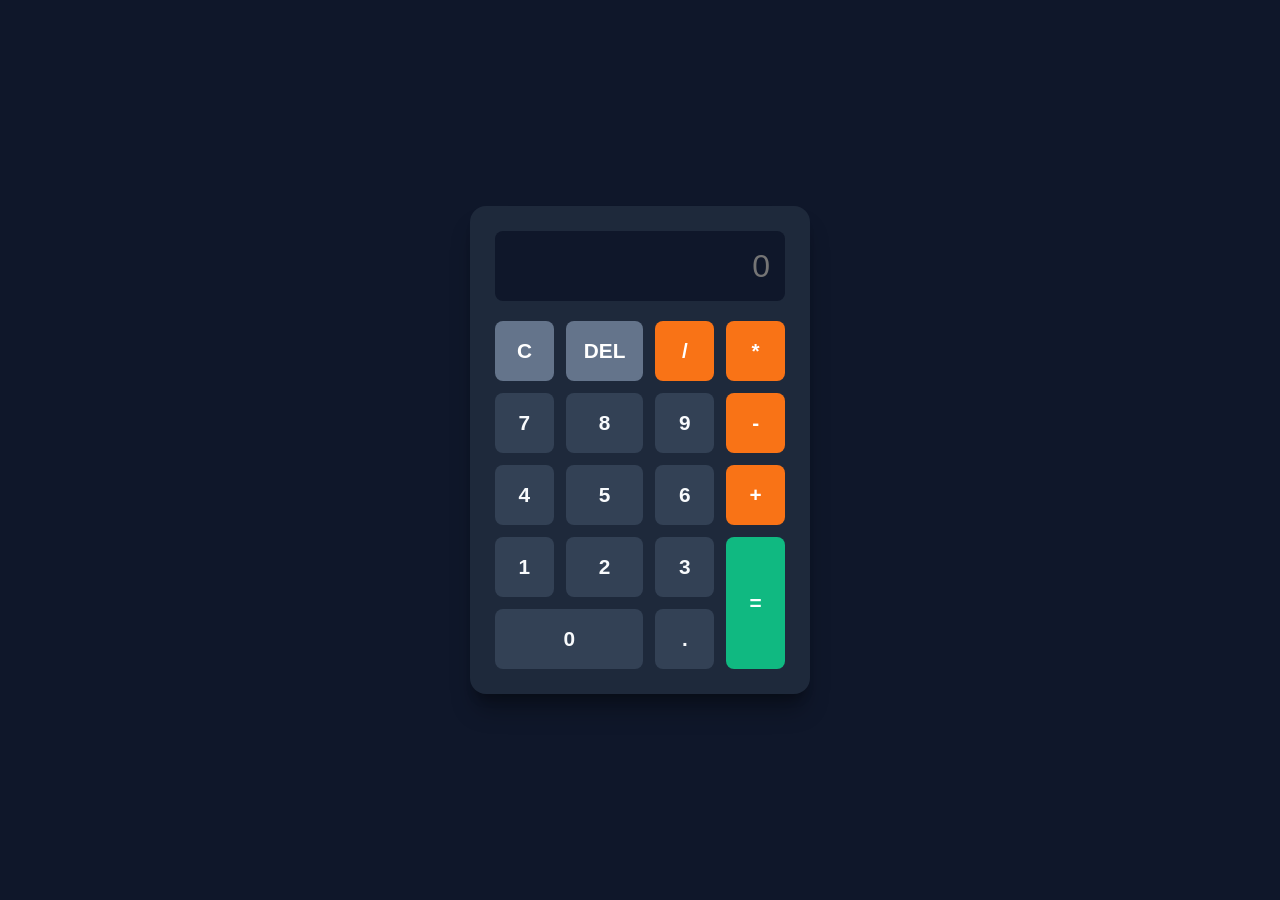
<file: Basic Calculator/index.html>
<!DOCTYPE html>
<html lang="en">
<head>
    <meta charset="UTF-8">
    <meta name="viewport" content="width=device-width, initial-scale=1.0">
    <title>Simple Calculator</title>
    <link rel="stylesheet" href="style.css">
</head>
<body>

    <div class="calculator-container">
        <input type="text" id="display" readonly placeholder="0">

        <div class="buttons-grid">
            <button class="btn functional" onclick="clearDisplay()">C</button>
            <button class="btn functional" onclick="deleteLast()">DEL</button>
            <button class="btn operator" onclick="appendValue('/')">/</button>
            <button class="btn operator" onclick="appendValue('*')">*</button>

            <button class="btn" onclick="appendValue('7')">7</button>
            <button class="btn" onclick="appendValue('8')">8</button>
            <button class="btn" onclick="appendValue('9')">9</button>
            <button class="btn operator" onclick="appendValue('-')">-</button>

            <button class="btn" onclick="appendValue('4')">4</button>
            <button class="btn" onclick="appendValue('5')">5</button>
            <button class="btn" onclick="appendValue('6')">6</button>
            <button class="btn operator" onclick="appendValue('+')">+</button>

            <button class="btn" onclick="appendValue('1')">1</button>
            <button class="btn" onclick="appendValue('2')">2</button>
            <button class="btn" onclick="appendValue('3')">3</button>
            
            <button class="btn equal-btn" onclick="calculateResult()">=</button>

            <button class="btn zero-btn" onclick="appendValue('0')">0</button>
            <button class="btn" onclick="appendValue('.')">.</button>
        </div>
    </div>

    <script src="script.js"></script>
</body>
</html>
</file>
<file: Basic Calculator/style.css>
/* Reset and alignment styling */
* {
    margin: 0;
    padding: 0;
    box-sizing: border-box;
    font-family: 'Segoe UI', Tahoma, Geneva, Verdana, sans-serif;
}

body {
    background-color: #0f172a; /* Dark slate background */
    display: flex;
    justify-content: center;
    align-items: center;
    min-height: 100vh;
}

/* Calculator Wrapper */
.calculator-container {
    background-color: #1e293b;
    padding: 25px;
    border-radius: 16px;
    box-shadow: 0 20px 25px -5px rgba(0, 0, 0, 0.3), 0 10px 10px -5px rgba(0, 0, 0, 0.2);
    width: 340px;
}

/* Screen Display Styling */
#display {
    width: 100%;
    height: 70px;
    background-color: #0f172a;
    border: none;
    border-radius: 8px;
    color: #38bdf8; /* Light blue vibrant text */
    font-size: 2rem;
    text-align: right;
    padding: 0 15px;
    margin-bottom: 20px;
    outline: none;
}

/* CSS Grid for button alignments */
.buttons-grid {
    display: grid;
    grid-template-columns: repeat(4, 1fr);
    gap: 12px;
}

/* Base button UI */
.btn {
    background-color: #334155;
    color: #f8fafc;
    border: none;
    padding: 18px;
    font-size: 1.3rem;
    font-weight: 600;
    border-radius: 8px;
    cursor: pointer;
    transition: all 0.15s ease;
}

.btn:hover {
    background-color: #475569;
    transform: scale(1.03);
}

.btn:active {
    transform: scale(0.97);
}

/* Special button classifications */
.operator {
    background-color: #f97316; /* Orange color */
    color: #ffffff;
}

.operator:hover {
    background-color: #ea580c;
}

.functional {
    background-color: #64748b;
    color: #ffffff;
}

.functional:hover {
    background-color: #475569;
}

/* Spanning structural items with Grid layout formulas */
.zero-btn {
    grid-column: span 2;
}

.equal-btn {
    background-color: #10b981; /* Emerald Green */
    color: white;
    grid-row: span 2;
    height: 100%;
}

.equal-btn:hover {
    background-color: #059669;
}
</file>
